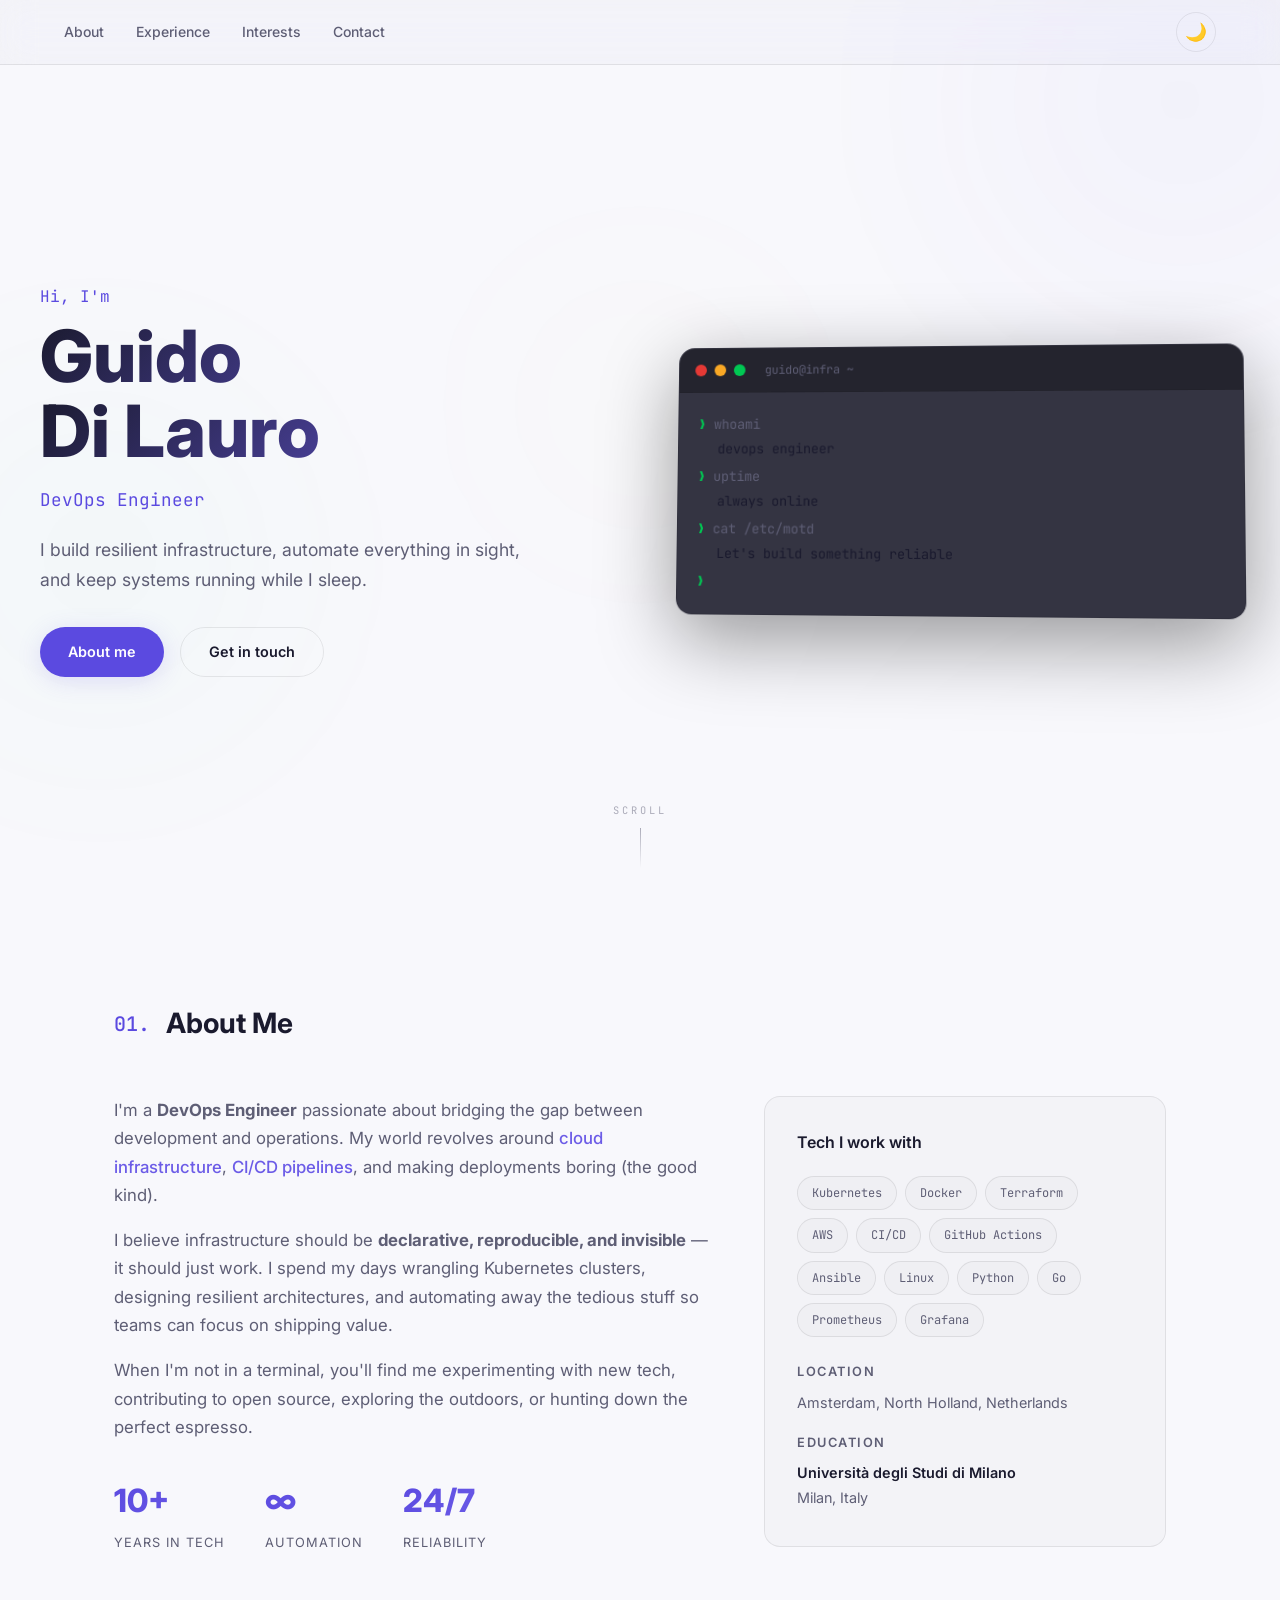
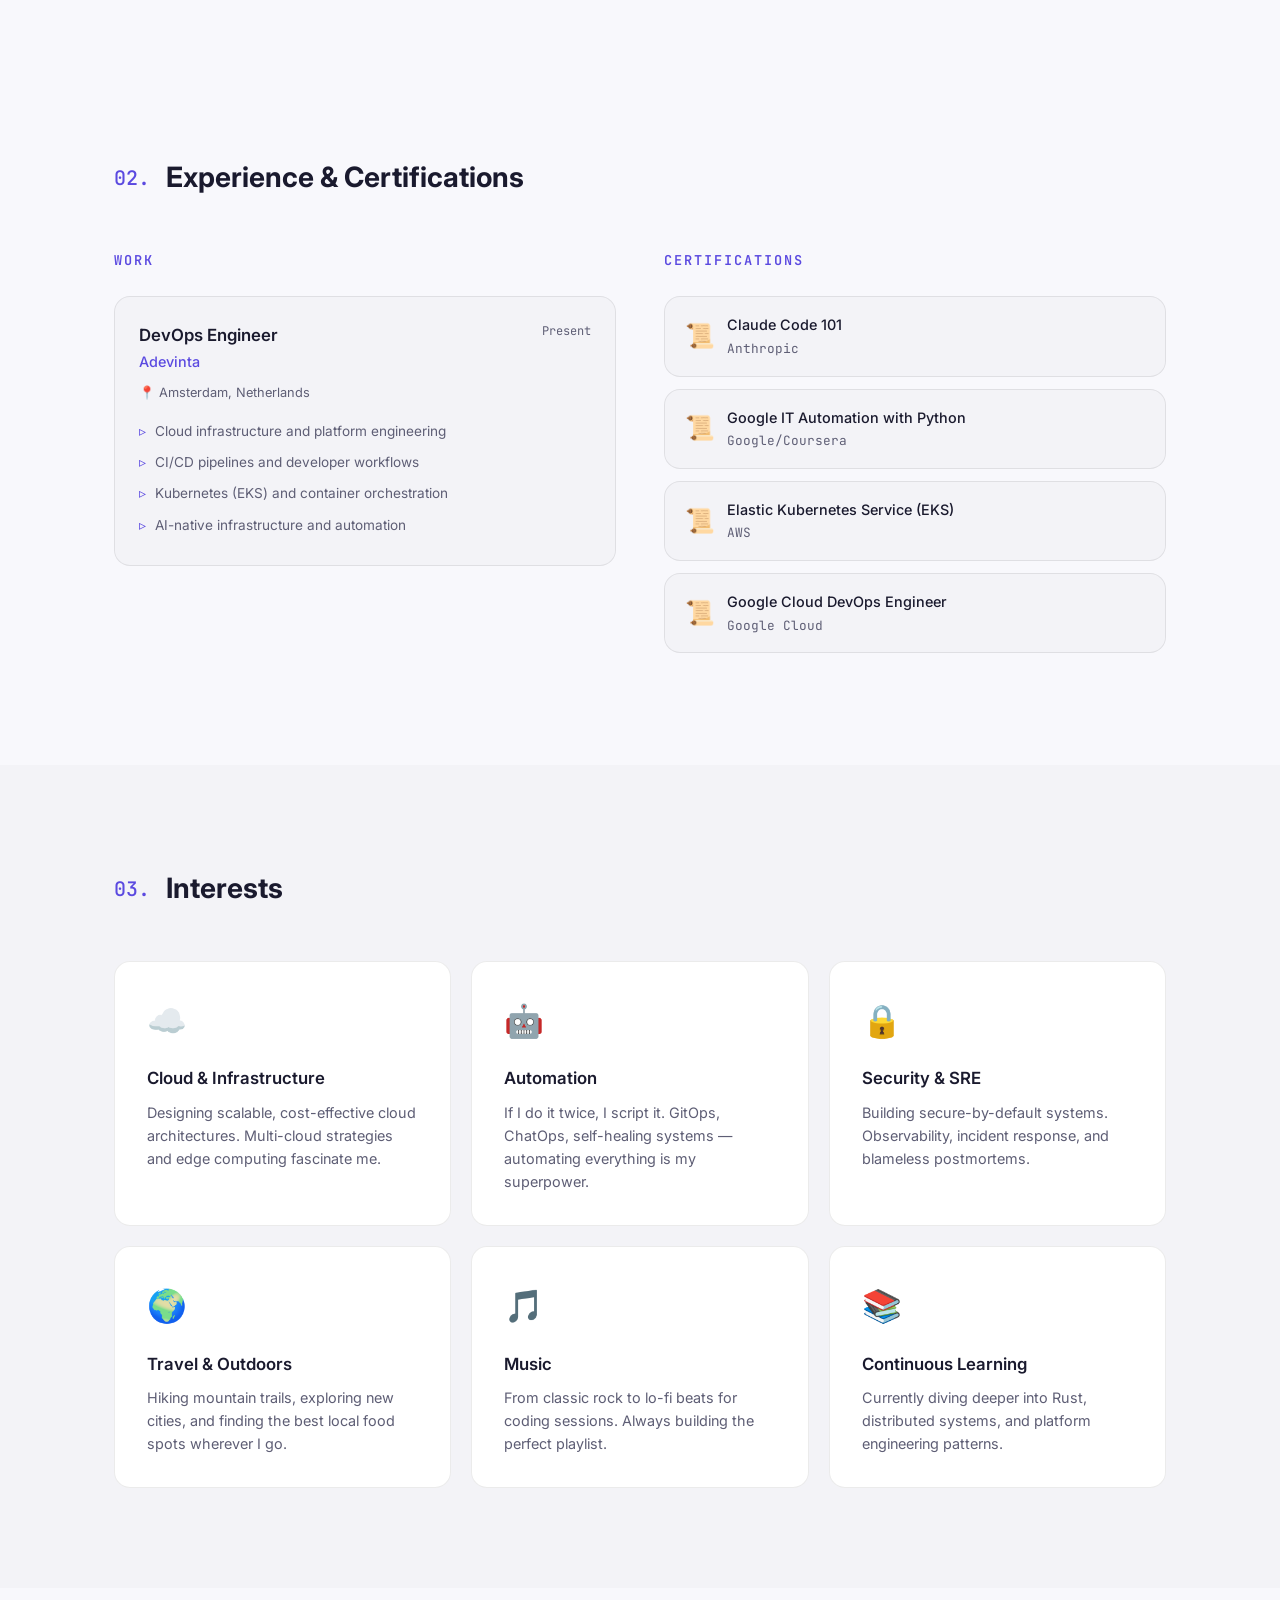
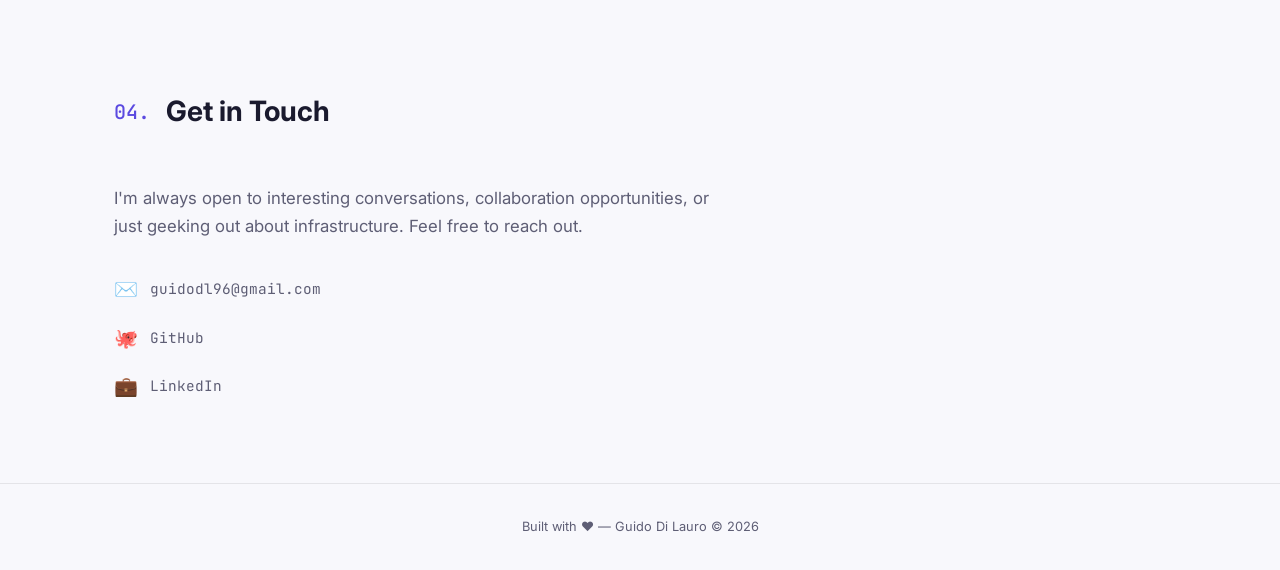
<file: index.html>
<!DOCTYPE html>
<html lang="en">
<head>
  <meta charset="UTF-8" />
  <meta name="viewport" content="width=device-width, initial-scale=1.0, viewport-fit=cover" />
  <meta name="description" content="Guido Di Lauro — DevOps Engineer based in Amsterdam. Cloud infrastructure, CI/CD, Kubernetes, automation." />
  <meta name="author" content="Guido Di Lauro" />
  <meta name="theme-color" content="#0a0a0f" />
  <link rel="canonical" href="https://guidodilauro.com/" />

  <meta property="og:type" content="website" />
  <meta property="og:url" content="https://guidodilauro.com/" />
  <meta property="og:title" content="Guido Di Lauro — DevOps Engineer" />
  <meta property="og:description" content="Cloud infrastructure, CI/CD, Kubernetes, automation. Based in Amsterdam." />
  <meta property="og:site_name" content="Guido Di Lauro" />
  <meta property="og:locale" content="en_US" />

  <meta name="twitter:card" content="summary" />
  <meta name="twitter:title" content="Guido Di Lauro — DevOps Engineer" />
  <meta name="twitter:description" content="Cloud infrastructure, CI/CD, Kubernetes, automation. Based in Amsterdam." />

  <script type="application/ld+json">
  {
    "@context": "https://schema.org",
    "@type": "Person",
    "name": "Guido Di Lauro",
    "jobTitle": "DevOps Engineer",
    "url": "https://guidodilauro.com/",
    "email": "mailto:guidodl96@gmail.com",
    "address": {
      "@type": "PostalAddress",
      "addressLocality": "Amsterdam",
      "addressRegion": "North Holland",
      "addressCountry": "Netherlands"
    },
    "sameAs": [
      "https://github.com/guidodl",
      "https://www.linkedin.com/in/guido-di-lauro"
    ]
  }
  </script>

  <title id="pageTitle">Guido Di Lauro</title>

  <link rel="preconnect" href="https://fonts.googleapis.com" />
  <link rel="preconnect" href="https://fonts.gstatic.com" crossorigin />
  <link href="https://fonts.googleapis.com/css2?family=Inter:wght@400;500;600;700;800&family=JetBrains+Mono:wght@400;500&display=swap" rel="stylesheet" />
  <link rel="stylesheet" href="css/style.css" />
  <link rel="icon" href="data:image/svg+xml,<svg xmlns='http://www.w3.org/2000/svg' viewBox='0 0 100 100'><text y='.9em' font-size='90'>⚡</text></svg>" />

  <script>
    (function () {
      var k = "theme";
      var s = localStorage.getItem(k);
      var t = s || (window.matchMedia("(prefers-color-scheme: dark)").matches ? "dark" : "light");
      document.documentElement.setAttribute("data-theme", t);
    })();
  </script>
</head>
<body>
  <a href="#main" class="skip-link">Skip to content</a>

  <div class="bg-glow bg-glow-1" aria-hidden="true"></div>
  <div class="bg-glow bg-glow-2" aria-hidden="true"></div>
  <div class="bg-glow bg-glow-3" aria-hidden="true"></div>

  <nav class="nav" aria-label="Primary">
    <div class="nav-inner">
      <div class="nav-links">
        <a href="#about">About</a>
        <a href="#experience">Experience</a>
        <a href="#interests">Interests</a>
        <a href="#contact">Contact</a>
      </div>
      <button class="theme-toggle" id="themeToggle" aria-label="Toggle light and dark theme">
        <span class="theme-icon-light">☀️</span>
        <span class="theme-icon-dark">🌙</span>
      </button>
    </div>
  </nav>

  <main id="main">
  <section id="hero" class="hero">
    <div class="hero-content">
      <div class="hero-text">
        <p class="hero-greeting" data-bind="hero.greeting">Hi, I'm</p>
        <h1 class="hero-name">
          <span class="hero-name-line" data-bind="personal.firstName">Guido</span>
          <span class="hero-name-line" data-bind="personal.lastName">Di Lauro</span>
        </h1>
        <p class="hero-role" data-bind="personal.role">DevOps Engineer</p>
        <p class="hero-tagline" data-bind="personal.tagline">
          I build resilient infrastructure, automate everything in sight, and keep systems running while I sleep.
        </p>
        <div class="hero-actions">
          <a href="#about" class="btn btn-primary">About me</a>
          <a href="#contact" class="btn btn-outline">Get in touch</a>
        </div>
      </div>
      <div class="hero-visual">
        <div class="hero-terminal" role="img" aria-label="Interactive terminal — type help, whoami, snake, or clear">
          <div class="terminal-bar">
            <span class="terminal-dot dot-red"></span>
            <span class="terminal-dot dot-yellow"></span>
            <span class="terminal-dot dot-green"></span>
            <span class="terminal-title" data-bind-template="terminalTitle"></span>
          </div>
          <div class="terminal-body" data-bind-template="terminalBody"></div>
        </div>
      </div>
    </div>
    <div class="scroll-indicator" aria-hidden="true">
      <span class="scroll-text">Scroll</span>
      <span class="scroll-line"></span>
    </div>
  </section>

  <section id="about" class="about" aria-labelledby="about-title">
    <div class="section-container">
      <h2 class="section-title" id="about-title">
        <span class="section-number">01.</span>
        About Me
      </h2>
      <div class="about-grid">
        <div class="about-text">
          <div data-bind-template="aboutBio"></div>
          <div class="about-stats" data-bind-template="aboutStats"></div>
        </div>
        <div class="about-card">
          <div class="tech-stack">
            <h3>Tech I work with</h3>
            <div class="tech-grid" data-bind-template="techStack"></div>
          </div>
          <div class="about-card-section" id="locationSection" style="margin-top: 24px;">
            <h3>Location</h3>
            <p class="about-meta" data-bind="personal.location" style="color: var(--text-muted); font-size: 0.9rem;">📍 Amsterdam, North Holland, Netherlands</p>
          </div>
          <div class="about-card-section" style="margin-top: 16px;">
            <h3>Education</h3>
            <div data-bind-template="education" style="color: var(--text-muted); font-size: 0.9rem;"></div>
          </div>
        </div>
      </div>
    </div>
  </section>

  <section id="experience" class="experience" aria-labelledby="experience-title">
    <div class="section-container">
      <h2 class="section-title" id="experience-title">
        <span class="section-number">02.</span>
        Experience &amp; Certifications
      </h2>
      <div class="exp-grid">
        <div class="exp-column">
          <h3 class="exp-subtitle">Work</h3>
          <div data-bind-template="experience"></div>
        </div>
        <div class="exp-column">
          <h3 class="exp-subtitle">Certifications</h3>
          <div data-bind-template="certifications"></div>
        </div>
      </div>
    </div>
  </section>

  <section id="interests" class="interests" aria-labelledby="interests-title">
    <div class="section-container">
      <h2 class="section-title" id="interests-title">
        <span class="section-number">03.</span>
        Interests
      </h2>
      <div class="interests-grid" data-bind-template="interests"></div>
    </div>
  </section>

  <section id="contact" class="contact" aria-labelledby="contact-title">
    <div class="section-container">
      <h2 class="section-title" id="contact-title">
        <span class="section-number">04.</span>
        Get in Touch
      </h2>
      <div class="contact-content">
        <p data-bind="contact.message">
          I'm always open to interesting conversations, collaboration opportunities,
          or just geeking out about infrastructure. Feel free to reach out.
        </p>
        <div class="contact-links" data-bind-template="contactLinks"></div>
      </div>
    </div>
    <footer class="footer">
      <p data-bind-template="footerText">Built with ❤️ — Guido Di Lauro © 2026</p>
    </footer>
  </section>
  </main>

  <script src="js/main.js"></script>
</body>
</html>
</file>
<file: css/style.css>
:root {
  --bg: #0a0a0f;
  --bg-secondary: #12121a;
  --text: #e4e4ed;
  --text-muted: #9a9ab2;
  --accent: #6c5ce7;
  --accent-glow: rgba(108, 92, 231, 0.3);
  --border: rgba(255, 255, 255, 0.06);
  --card-bg: rgba(255, 255, 255, 0.03);
  --card-hover: rgba(255, 255, 255, 0.06);
  --highlight: #a29bfe;
  --green: #00e676;
  --red: #ff5252;
  --yellow: #ffd740;
  --terminal-bg: rgba(10, 10, 15, 0.85);
  --radius: 16px;
  --transition: 0.3s cubic-bezier(0.4, 0, 0.2, 1);
}

[data-theme="light"] {
  --bg: #f8f8fc;
  --bg-secondary: #ffffff;
  --text: #1a1a2e;
  --text-muted: #5e5e75;
  --accent: #5b4ae0;
  --accent-glow: rgba(91, 74, 224, 0.15);
  --border: rgba(0, 0, 0, 0.08);
  --card-bg: rgba(0, 0, 0, 0.02);
  --card-hover: rgba(0, 0, 0, 0.04);
  --highlight: #6c5ce7;
  --green: #00c853;
  --red: #e53935;
  --yellow: #f9a825;
  --terminal-bg: rgba(30, 30, 46, 0.9);
}

*,
*::before,
*::after {
  box-sizing: border-box;
  margin: 0;
  padding: 0;
}

html {
  scroll-behavior: smooth;
  scroll-padding-top: 80px;
}

body {
  font-family: "Inter", -apple-system, BlinkMacSystemFont, sans-serif;
  background: var(--bg);
  color: var(--text);
  line-height: 1.7;
  overflow-x: hidden;
  transition: background var(--transition), color var(--transition);
}

a {
  color: inherit;
  text-decoration: none;
}

:focus-visible {
  outline: 2px solid var(--accent);
  outline-offset: 3px;
  border-radius: 4px;
}

.skip-link {
  position: fixed;
  top: -100px;
  left: 16px;
  z-index: 200;
  background: var(--accent);
  color: #fff;
  padding: 10px 16px;
  border-radius: 8px;
  font-size: 0.85rem;
  font-weight: 600;
  transition: top 0.2s ease;
}
.skip-link:focus {
  top: 16px;
}

img {
  max-width: 100%;
  display: block;
}

/* ---- Background glows ---- */

.bg-glow {
  position: fixed;
  border-radius: 50%;
  filter: blur(120px);
  opacity: 0.4;
  pointer-events: none;
  z-index: 0;
  transition: opacity 1s ease;
}

.bg-glow-1 {
  width: 600px;
  height: 600px;
  background: radial-gradient(circle, var(--accent-glow), transparent 70%);
  top: -200px;
  right: -200px;
}

.bg-glow-2 {
  width: 500px;
  height: 500px;
  background: radial-gradient(circle, rgba(0, 230, 118, 0.12), transparent 70%);
  bottom: 10%;
  left: -150px;
}

.bg-glow-3 {
  width: 400px;
  height: 400px;
  background: radial-gradient(circle, rgba(255, 215, 64, 0.08), transparent 70%);
  top: 45%;
  left: 50%;
  transform: translate(-50%, -50%);
}

/* ---- Navigation ---- */

.nav {
  position: fixed;
  top: 0;
  left: 0;
  right: 0;
  z-index: 100;
  backdrop-filter: blur(16px) saturate(180%);
  -webkit-backdrop-filter: blur(16px) saturate(180%);
  background: var(--card-bg);
  border-bottom: 1px solid var(--border);
  transition: background var(--transition), border var(--transition);
}

.nav.scrolled {
  background: var(--bg-secondary);
  border-bottom-color: var(--border);
}

.nav-inner {
  max-width: 1200px;
  margin: 0 auto;
  padding: 0 24px;
  height: 64px;
  display: flex;
  align-items: center;
  justify-content: space-between;
}

.nav-links {
  display: flex;
  gap: 32px;
}

.nav-links a {
  font-size: 0.875rem;
  font-weight: 500;
  color: var(--text-muted);
  transition: color var(--transition);
  position: relative;
}

.nav-links a::after {
  content: "";
  position: absolute;
  bottom: -4px;
  left: 0;
  width: 0;
  height: 2px;
  background: var(--accent);
  transition: width var(--transition);
}

.nav-links a:hover,
.nav-links a:focus-visible {
  color: var(--text);
}

.nav-links a:hover::after,
.nav-links a:focus-visible::after {
  width: 100%;
}

/* Theme toggle */

.theme-toggle {
  background: none;
  border: 1px solid var(--border);
  border-radius: 50%;
  width: 40px;
  height: 40px;
  cursor: pointer;
  display: flex;
  align-items: center;
  justify-content: center;
  font-size: 1.1rem;
  transition: border-color var(--transition), transform var(--transition);
}

.theme-toggle:hover {
  transform: scale(1.1);
  border-color: var(--accent);
}

[data-theme="dark"] .theme-icon-dark,
[data-theme="light"] .theme-icon-light {
  display: none;
}

/* ---- Hero ---- */

.hero {
  min-height: 100vh;
  display: flex;
  align-items: center;
  justify-content: center;
  padding: 100px 24px 40px;
  position: relative;
  z-index: 1;
}

.hero-content {
  max-width: 1200px;
  width: 100%;
  display: grid;
  grid-template-columns: 1fr 1fr;
  gap: 64px;
  align-items: center;
}

.hero-greeting {
  font-family: "JetBrains Mono", monospace;
  font-size: 1rem;
  color: var(--accent);
  margin-bottom: 8px;
}

.hero-name {
  font-size: clamp(2.5rem, 6vw, 4.5rem);
  font-weight: 800;
  line-height: 1.05;
  margin-bottom: 16px;
}

.hero-name-line {
  display: block;
  background: linear-gradient(135deg, var(--text) 0%, var(--highlight) 100%);
  -webkit-background-clip: text;
  -webkit-text-fill-color: transparent;
  background-clip: text;
}

.hero-role {
  font-family: "JetBrains Mono", monospace;
  font-size: 1.1rem;
  color: var(--accent);
  margin-bottom: 20px;
}

.hero-tagline {
  font-size: 1.1rem;
  color: var(--text-muted);
  max-width: 480px;
  margin-bottom: 32px;
  line-height: 1.7;
}

.hero-actions {
  display: flex;
  gap: 16px;
  flex-wrap: wrap;
}

/* Buttons */

.btn {
  display: inline-flex;
  align-items: center;
  gap: 8px;
  padding: 12px 28px;
  border-radius: 50px;
  font-size: 0.9rem;
  font-weight: 600;
  cursor: pointer;
  transition: all var(--transition);
  border: none;
  white-space: nowrap;
}

.btn-primary {
  background: var(--accent);
  color: #fff;
  box-shadow: 0 4px 24px var(--accent-glow);
}

.btn-primary:hover {
  transform: translateY(-2px);
  box-shadow: 0 8px 32px var(--accent-glow);
}

.btn-outline {
  border: 1px solid var(--border);
  color: var(--text);
  background: transparent;
}

.btn-outline:hover {
  border-color: var(--accent);
  color: var(--accent);
  transform: translateY(-2px);
}

/* Hero terminal */

.hero-terminal {
  background: var(--terminal-bg);
  border: 1px solid var(--border);
  border-radius: var(--radius);
  overflow: hidden;
  box-shadow: 0 24px 80px rgba(0, 0, 0, 0.4);
  transform: perspective(800px) rotateY(-3deg) rotateX(2deg);
  transition: transform 0.4s ease;
}

.hero-terminal:hover {
  transform: perspective(800px) rotateY(0deg) rotateX(0deg);
}

.terminal-bar {
  display: flex;
  align-items: center;
  gap: 8px;
  padding: 12px 16px;
  background: rgba(0, 0, 0, 0.3);
  border-bottom: 1px solid var(--border);
}

.terminal-dot {
  width: 12px;
  height: 12px;
  border-radius: 50%;
}

.dot-red {
  background: var(--red);
}

.dot-yellow {
  background: var(--yellow);
}

.dot-green {
  background: var(--green);
}

.terminal-title {
  margin-left: 12px;
  font-family: "JetBrains Mono", monospace;
  font-size: 0.75rem;
  color: var(--text-muted);
}

.terminal-body {
  padding: 20px;
  font-family: "JetBrains Mono", monospace;
  font-size: 0.85rem;
  line-height: 1.8;
}

.terminal-body p {
  color: var(--text-muted);
}

.prompt {
  color: var(--green);
}

.terminal-output {
  color: var(--text) !important;
  margin-bottom: 4px;
  margin-left: 20px;
}

.cursor {
  color: var(--accent);
  animation: blink 1s step-end infinite;
}

@keyframes blink {
  50% {
    opacity: 0;
  }
}

.terminal-input {
  outline: none;
  min-width: 20px;
  display: inline-block;
  caret-color: var(--accent);
  color: var(--text);
}

.terminal-body {
  max-height: 340px;
  overflow-y: auto;
}

/* Snake overlay */

.snake-overlay {
  position: fixed;
  inset: 0;
  width: 100dvw;
  height: 100dvh;
  z-index: 1000;
  background: #0a0a0f;
  display: flex;
  align-items: center;
  justify-content: center;
  animation: fadeIn 0.3s ease;
  overflow: hidden;
}

.snake-close {
  position: fixed;
  top: 16px;
  right: 16px;
  z-index: 1001;
  background: rgba(255, 255, 255, 0.05);
  border: 1px solid var(--border);
  color: var(--text-muted);
  font-size: 1.2rem;
  width: 40px;
  height: 40px;
  border-radius: 50%;
  cursor: pointer;
  transition: all var(--transition);
  display: flex;
  align-items: center;
  justify-content: center;
}

.snake-close:hover {
  color: var(--text);
  border-color: var(--accent);
}

@keyframes fadeIn {
  from { opacity: 0; }
  to { opacity: 1; }
}

/* Scroll indicator */

.scroll-indicator {
  position: absolute;
  bottom: 32px;
  left: 50%;
  transform: translateX(-50%);
  display: flex;
  flex-direction: column;
  align-items: center;
  gap: 8px;
  opacity: 0.5;
  animation: fadeInUp 1s ease 1s both;
}

.scroll-text {
  font-family: "JetBrains Mono", monospace;
  font-size: 0.65rem;
  text-transform: uppercase;
  letter-spacing: 3px;
  color: var(--text-muted);
}

.scroll-line {
  width: 1px;
  height: 40px;
  background: linear-gradient(to bottom, var(--text-muted), transparent);
  animation: scrollPulse 2s ease-in-out infinite;
}

@keyframes scrollPulse {
  0%,
  100% {
    opacity: 0.3;
    transform: scaleY(1);
  }
  50% {
    opacity: 1;
    transform: scaleY(1.3);
  }
}

@keyframes fadeInUp {
  from {
    opacity: 0;
    transform: translateX(-50%) translateY(20px);
  }
  to {
    opacity: 0.5;
    transform: translateX(-50%) translateY(0);
  }
}

/* ---- Sections ---- */

.section-container {
  max-width: 1100px;
  margin: 0 auto;
  padding: 0 24px;
}

.section-title {
  font-size: 1.75rem;
  font-weight: 700;
  margin-bottom: 48px;
  display: flex;
  align-items: center;
  gap: 16px;
}

.section-number {
  font-family: "JetBrains Mono", monospace;
  font-size: 1.25rem;
  color: var(--accent);
  font-weight: 500;
}

/* ---- About ---- */

.about {
  padding: 100px 0;
  position: relative;
  z-index: 1;
}

.about-grid {
  display: grid;
  grid-template-columns: 1.2fr 0.8fr;
  gap: 48px;
  align-items: start;
}

.about-text p {
  color: var(--text-muted);
  margin-bottom: 16px;
  font-size: 1.05rem;
}

.about-text .highlight {
  color: var(--highlight);
  font-weight: 500;
}

.about-stats {
  display: flex;
  gap: 40px;
  margin-top: 32px;
}

.stat {
  display: flex;
  flex-direction: column;
}

.stat-number {
  font-size: 2rem;
  font-weight: 800;
  background: linear-gradient(135deg, var(--accent), var(--highlight));
  -webkit-background-clip: text;
  -webkit-text-fill-color: transparent;
  background-clip: text;
}

.stat-label {
  font-size: 0.8rem;
  color: var(--text-muted);
  text-transform: uppercase;
  letter-spacing: 1px;
  margin-top: 4px;
}

.about-card {
  background: var(--card-bg);
  border: 1px solid var(--border);
  border-radius: var(--radius);
  padding: 32px;
  transition: background var(--transition), border var(--transition);
}

.tech-stack h3 {
  font-size: 1rem;
  font-weight: 600;
  margin-bottom: 20px;
  color: var(--text);
}

.tech-grid {
  display: flex;
  flex-wrap: wrap;
  gap: 8px;
}

.tech-item {
  font-family: "JetBrains Mono", monospace;
  font-size: 0.75rem;
  padding: 6px 14px;
  border-radius: 50px;
  background: var(--card-bg);
  border: 1px solid var(--border);
  color: var(--text-muted);
  transition: all var(--transition);
}

.tech-item:hover {
  border-color: var(--accent);
  color: var(--text);
  background: var(--card-hover);
}

/* ---- Interests ---- */

.interests {
  padding: 100px 0;
  position: relative;
  z-index: 1;
  background: var(--card-bg);
}

.interests-grid {
  display: grid;
  grid-template-columns: repeat(3, 1fr);
  gap: 20px;
}

.interest-card {
  background: var(--bg-secondary);
  border: 1px solid var(--border);
  border-radius: var(--radius);
  padding: 32px;
  transition: all var(--transition);
  cursor: default;
}

.interest-card:hover {
  transform: translateY(-4px);
  border-color: var(--accent);
  box-shadow: 0 12px 40px rgba(0, 0, 0, 0.2);
  background: var(--card-hover);
}

.interest-icon {
  font-size: 2rem;
  margin-bottom: 16px;
}

.interest-card h3 {
  font-size: 1.05rem;
  font-weight: 600;
  margin-bottom: 8px;
}

.interest-card p {
  font-size: 0.9rem;
  color: var(--text-muted);
  line-height: 1.6;
}

/* ---- Experience & Certifications ---- */

.experience {
  padding: 100px 0;
  position: relative;
  z-index: 1;
}

.exp-grid {
  display: grid;
  grid-template-columns: 1fr 1fr;
  gap: 48px;
}

.exp-subtitle {
  font-size: 0.85rem;
  font-weight: 600;
  text-transform: uppercase;
  letter-spacing: 2px;
  color: var(--accent);
  margin-bottom: 24px;
  font-family: "JetBrains Mono", monospace;
}

.exp-card {
  background: var(--card-bg);
  border: 1px solid var(--border);
  border-radius: var(--radius);
  padding: 24px;
  margin-bottom: 16px;
  transition: all var(--transition);
}

.exp-card:hover {
  border-color: var(--accent);
  background: var(--card-hover);
  transform: translateY(-2px);
}

.exp-card-header {
  display: flex;
  justify-content: space-between;
  align-items: flex-start;
  margin-bottom: 8px;
}

.exp-card-role {
  font-weight: 600;
  font-size: 1.05rem;
  color: var(--text);
}

.exp-card-company {
  color: var(--accent);
  font-weight: 500;
  font-size: 0.9rem;
}

.exp-card-period {
  font-family: "JetBrains Mono", monospace;
  font-size: 0.75rem;
  color: var(--text-muted);
  white-space: nowrap;
}

.exp-card-location {
  font-size: 0.8rem;
  color: var(--text-muted);
  margin-bottom: 12px;
}

.exp-card-highlights {
  list-style: none;
  padding: 0;
}

.exp-card-highlights li {
  font-size: 0.85rem;
  color: var(--text-muted);
  padding: 4px 0;
  padding-left: 16px;
  position: relative;
}

.exp-card-highlights li::before {
  content: "▹";
  position: absolute;
  left: 0;
  color: var(--accent);
}

.cert-card {
  background: var(--card-bg);
  border: 1px solid var(--border);
  border-radius: var(--radius);
  padding: 16px 20px;
  margin-bottom: 12px;
  display: flex;
  align-items: center;
  gap: 12px;
  transition: all var(--transition);
}

.cert-card:hover {
  border-color: var(--accent);
  background: var(--card-hover);
  transform: translateY(-2px);
}

.cert-icon {
  font-size: 1.5rem;
  flex-shrink: 0;
}

.cert-name {
  font-weight: 500;
  font-size: 0.9rem;
  color: var(--text);
}

.cert-issuer {
  font-size: 0.8rem;
  color: var(--text-muted);
  font-family: "JetBrains Mono", monospace;
}

.about-card-section h3 {
  font-size: 0.8rem;
  font-weight: 600;
  text-transform: uppercase;
  letter-spacing: 1.5px;
  color: var(--text-muted);
  margin-bottom: 8px;
}

.edu-line {
  font-size: 0.9rem;
  color: var(--text-muted);
  margin-bottom: 4px;
}

.edu-institution {
  font-weight: 600;
  color: var(--text);
}

@media (max-width: 900px) {
  .exp-grid {
    grid-template-columns: 1fr;
  }
}

/* ---- Contact ---- */

.contact {
  padding: 100px 0 0;
  position: relative;
  z-index: 1;
}

.contact-content {
  max-width: 600px;
}

.contact-content p {
  color: var(--text-muted);
  font-size: 1.05rem;
  margin-bottom: 32px;
}

.contact-links {
  display: flex;
  flex-direction: column;
  gap: 16px;
}

.contact-link {
  display: inline-flex;
  align-items: center;
  gap: 12px;
  font-family: "JetBrains Mono", monospace;
  font-size: 0.9rem;
  color: var(--text-muted);
  transition: color var(--transition);
}

.contact-link:hover {
  color: var(--accent);
}

.contact-link-icon {
  font-size: 1.2rem;
}

/* ---- Footer ---- */

.footer {
  margin-top: 80px;
  padding: 32px 24px;
  border-top: 1px solid var(--border);
  text-align: center;
}

.footer p {
  font-size: 0.8rem;
  color: var(--text-muted);
}

/* ---- Reveal animation ---- */

.reveal {
  opacity: 0;
  transform: translateY(30px);
  transition: opacity 0.6s ease, transform 0.6s ease;
}

.reveal.visible {
  opacity: 1;
  transform: translateY(0);
}

/* ---- Responsive ---- */

@media (max-width: 900px) {
  .hero-content {
    grid-template-columns: 1fr;
    gap: 48px;
  }

  .hero-visual {
    order: -1;
  }

  .about-grid {
    grid-template-columns: 1fr;
  }

  .interests-grid {
    grid-template-columns: repeat(2, 1fr);
  }

  .about-stats {
    justify-content: flex-start;
  }

  .hero-terminal {
    transform: none;
  }
}

@media (max-width: 600px) {
  .interests-grid {
    grid-template-columns: 1fr;
  }

  .nav-links {
    gap: 16px;
  }

  .nav-links a {
    font-size: 0.8rem;
  }

  .hero-name {
    font-size: 2.2rem;
  }

  .hero-actions {
    flex-direction: column;
  }

  .btn {
    justify-content: center;
    width: 100%;
  }
}
</file>
